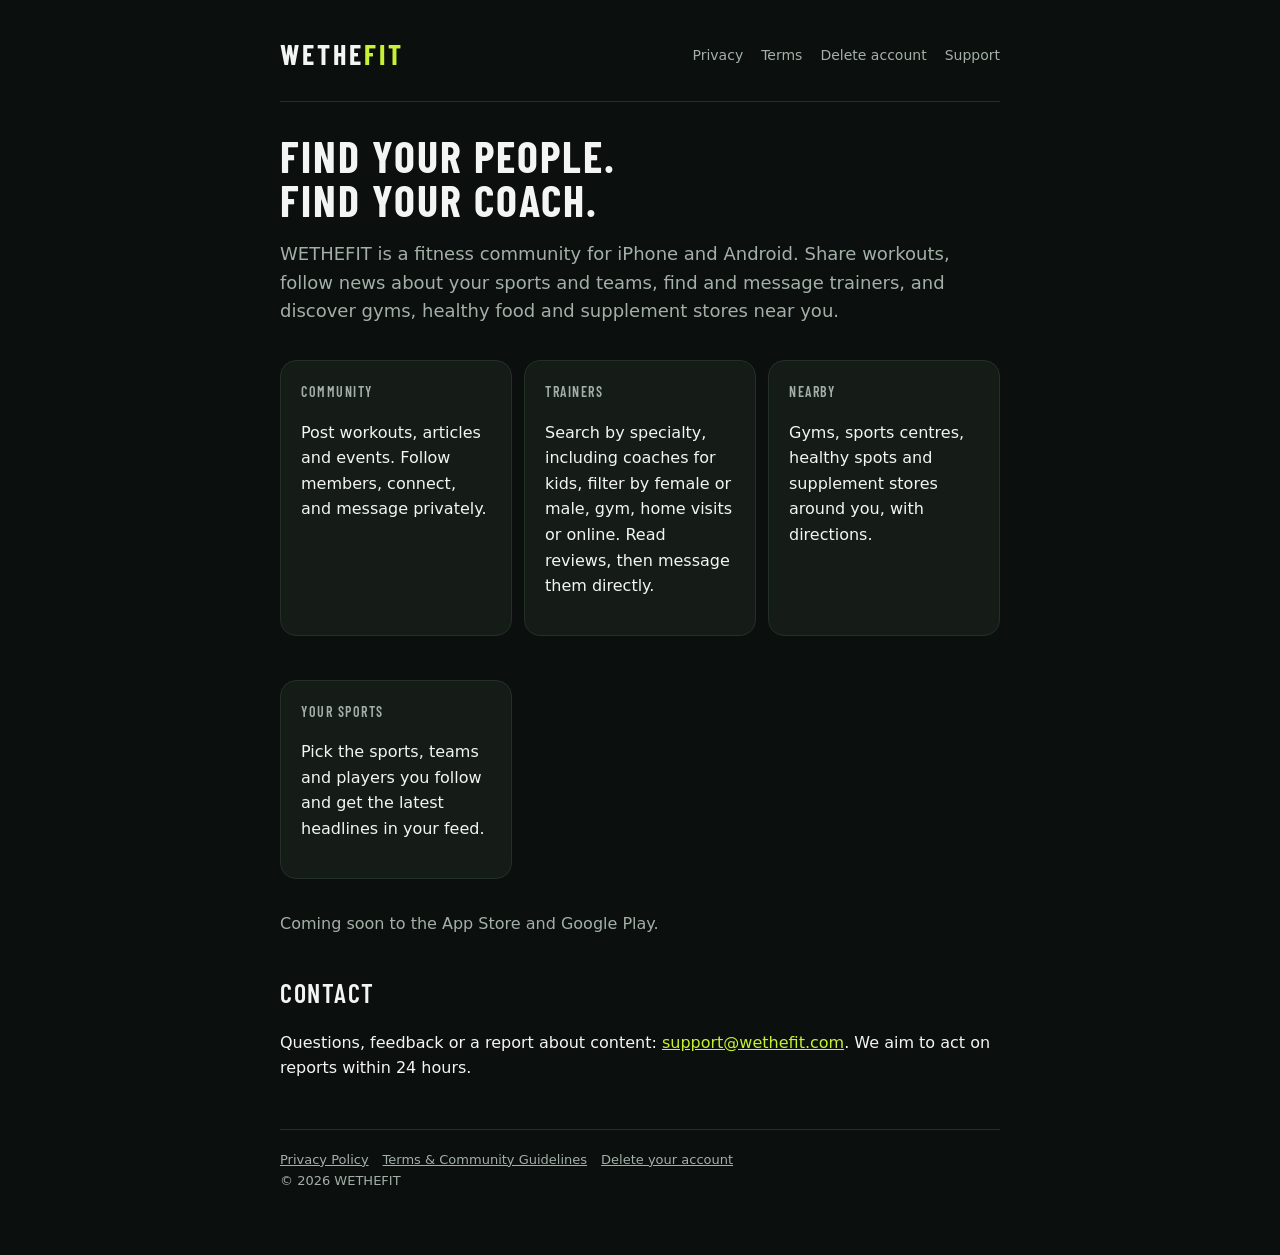
<file: index.html>
<!doctype html>
<html lang="en">
<head>
  <meta charset="utf-8">
  <meta name="viewport" content="width=device-width, initial-scale=1">
  <title>WETHEFIT</title>
  <meta name="description" content="WETHEFIT is a fitness networking app: share workouts, follow your sports, find and message certified trainers, and discover gyms and healthy spots near you.">
  <link rel="stylesheet" href="https://fonts.googleapis.com/css2?family=Barlow+Condensed:wght@600;700&display=swap">
  <link rel="stylesheet" href="style.css">
</head>
<body>
<div class="wrap">
  <header class="site">
    <a class="wordmark" href="/">WETHE<span>FIT</span></a>
    <nav><a href="/privacy">Privacy</a><a href="/terms">Terms</a><a href="/delete-account">Delete account</a><a href="mailto:support@wethefit.com">Support</a></nav>
  </header>

  <h1>Find your people.<br>Find your coach.</h1>
  <p class="lead">WETHEFIT is a fitness community for iPhone and Android. Share workouts, follow news about your sports and teams, find and message trainers, and discover gyms, healthy food and supplement stores near you.</p>

  <div class="grid">
    <div class="card"><div class="eyebrow">Community</div><p>Post workouts, articles and events. Follow members, connect, and message privately.</p></div>
    <div class="card"><div class="eyebrow">Trainers</div><p>Search by specialty, including coaches for kids, filter by female or male, gym, home visits or online. Read reviews, then message them directly.</p></div>
    <div class="card"><div class="eyebrow">Nearby</div><p>Gyms, sports centres, healthy spots and supplement stores around you, with directions.</p></div>
    <div class="card"><div class="eyebrow">Your sports</div><p>Pick the sports, teams and players you follow and get the latest headlines in your feed.</p></div>
  </div>

  <p class="muted">Coming soon to the App Store and Google Play.</p>

  <h2>Contact</h2>
  <p>Questions, feedback or a report about content: <a href="mailto:support@wethefit.com">support@wethefit.com</a>. We aim to act on reports within 24 hours.</p>

  <footer>
    <a href="/privacy">Privacy Policy</a><a href="/terms">Terms &amp; Community Guidelines</a><a href="/delete-account">Delete your account</a>
    <div>© 2026 WETHEFIT</div>
  </footer>
</div>
</body>
</html>
</file>
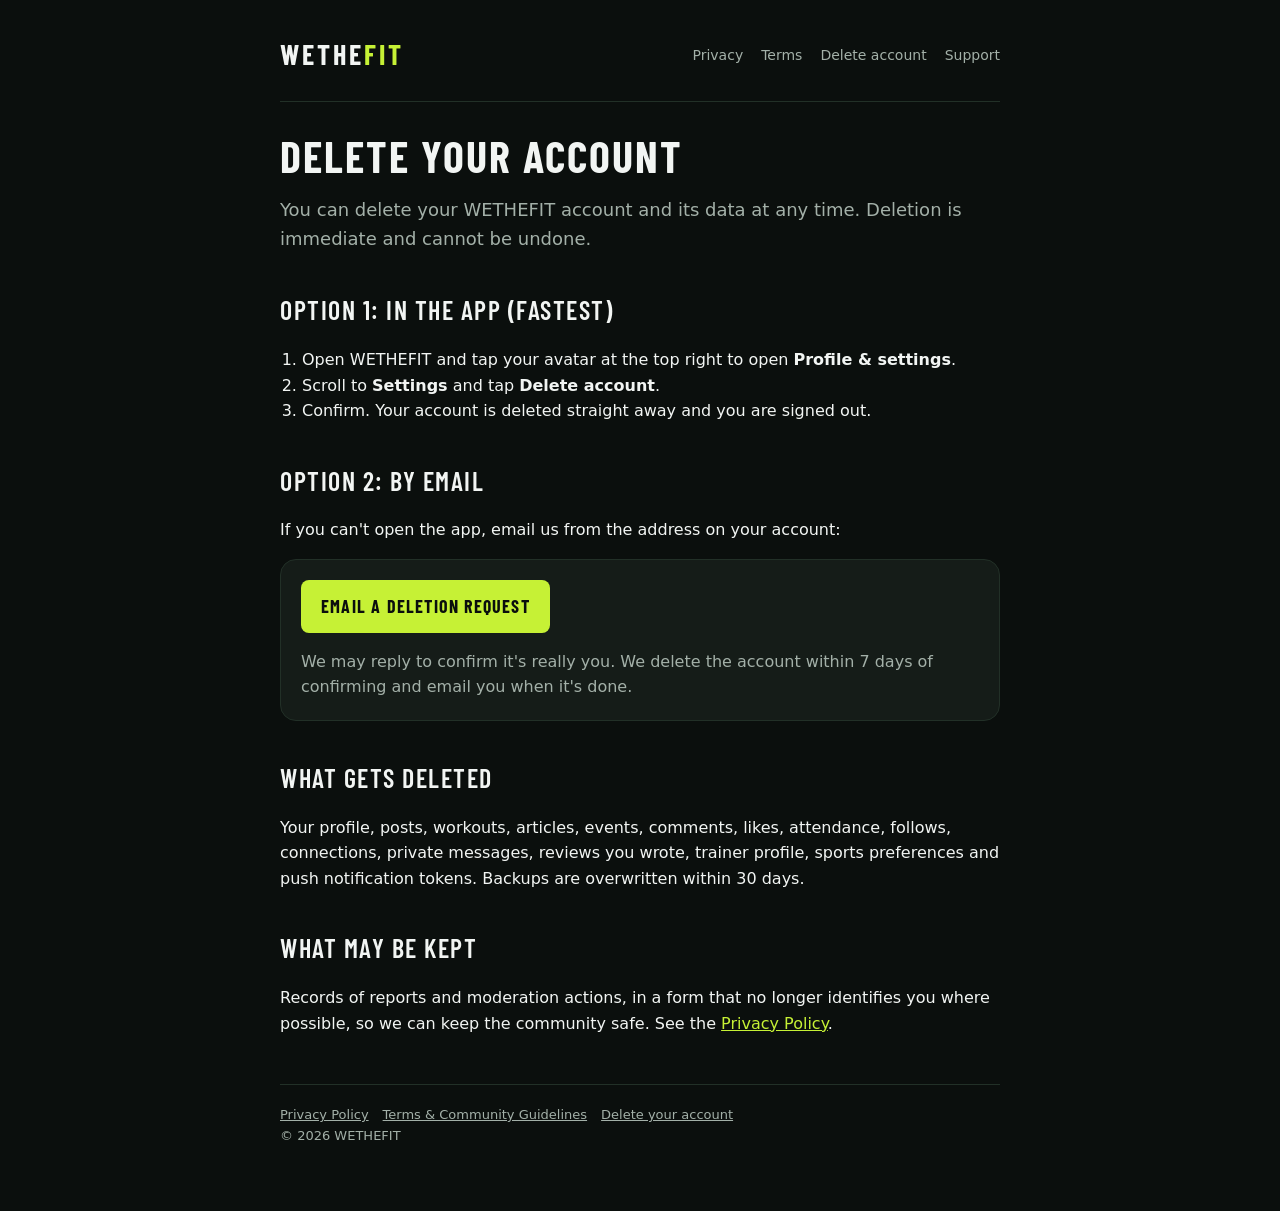
<file: delete-account.html>
<!doctype html>
<html lang="en">
<head>
  <meta charset="utf-8">
  <meta name="viewport" content="width=device-width, initial-scale=1">
  <title>Delete your account – WETHEFIT</title>
  <link rel="stylesheet" href="https://fonts.googleapis.com/css2?family=Barlow+Condensed:wght@600;700&display=swap">
  <link rel="stylesheet" href="style.css">
</head>
<body>
<div class="wrap">
  <header class="site">
    <a class="wordmark" href="/">WETHE<span>FIT</span></a>
    <nav><a href="/privacy">Privacy</a><a href="/terms">Terms</a><a href="/delete-account">Delete account</a><a href="mailto:support@wethefit.com">Support</a></nav>
  </header>

  <h1>Delete your account</h1>
  <p class="lead">You can delete your WETHEFIT account and its data at any time. Deletion is immediate and cannot be undone.</p>

  <h2>Option 1: in the app (fastest)</h2>
  <ol>
    <li>Open WETHEFIT and tap your avatar at the top right to open <strong>Profile &amp; settings</strong>.</li>
    <li>Scroll to <strong>Settings</strong> and tap <strong>Delete account</strong>.</li>
    <li>Confirm. Your account is deleted straight away and you are signed out.</li>
  </ol>

  <h2>Option 2: by email</h2>
  <p>If you can't open the app, email us from the address on your account:</p>
  <div class="card">
    <a class="btn" href="mailto:support@wethefit.com?subject=Delete%20my%20WETHEFIT%20account&body=Please%20delete%20my%20WETHEFIT%20account.%20The%20email%20on%20the%20account%20is%20this%20one.">Email a deletion request</a>
    <p class="muted" style="margin-bottom:0">We may reply to confirm it's really you. We delete the account within 7 days of confirming and email you when it's done.</p>
  </div>

  <h2>What gets deleted</h2>
  <p>Your profile, posts, workouts, articles, events, comments, likes, attendance, follows, connections, private messages, reviews you wrote, trainer profile, sports preferences and push notification tokens. Backups are overwritten within 30 days.</p>

  <h2>What may be kept</h2>
  <p>Records of reports and moderation actions, in a form that no longer identifies you where possible, so we can keep the community safe. See the <a href="/privacy">Privacy Policy</a>.</p>

  <footer>
    <a href="/privacy">Privacy Policy</a><a href="/terms">Terms &amp; Community Guidelines</a><a href="/delete-account">Delete your account</a>
    <div>© 2026 WETHEFIT</div>
  </footer>
</div>
</body>
</html>
</file>
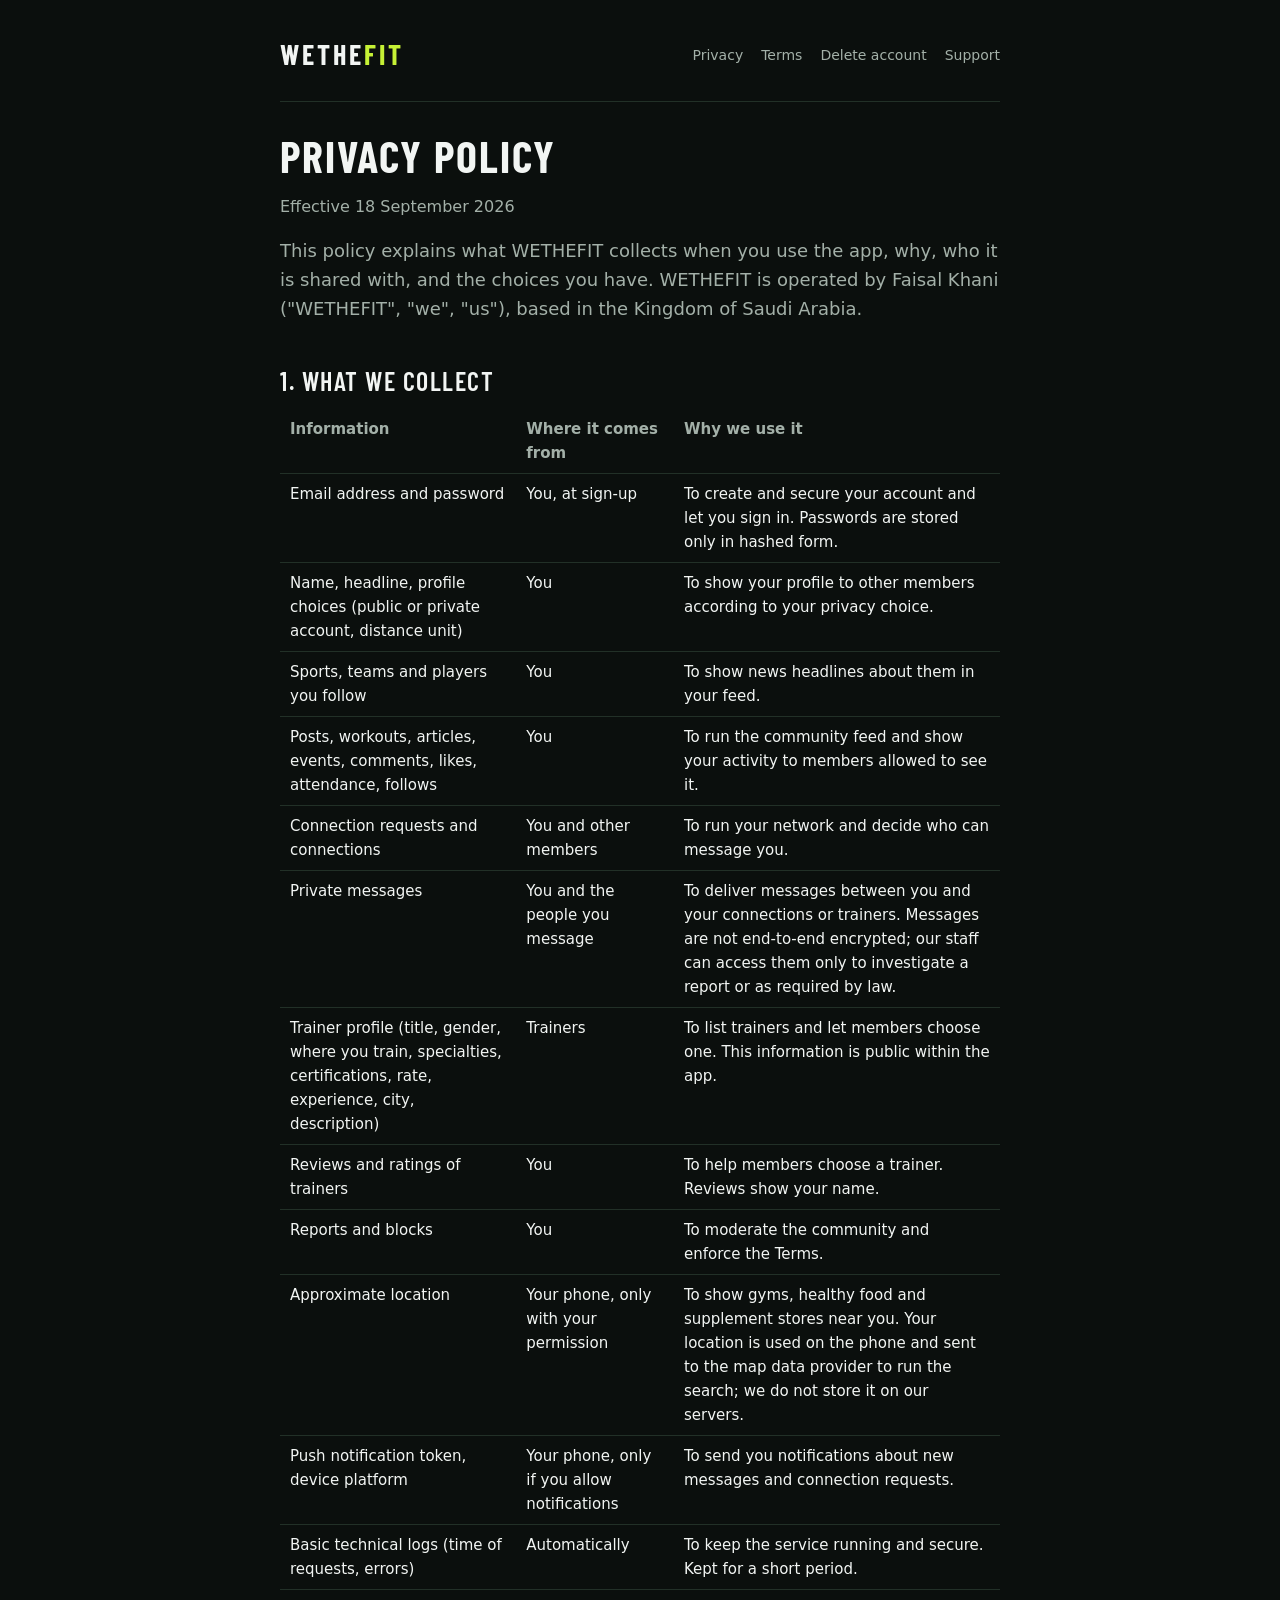
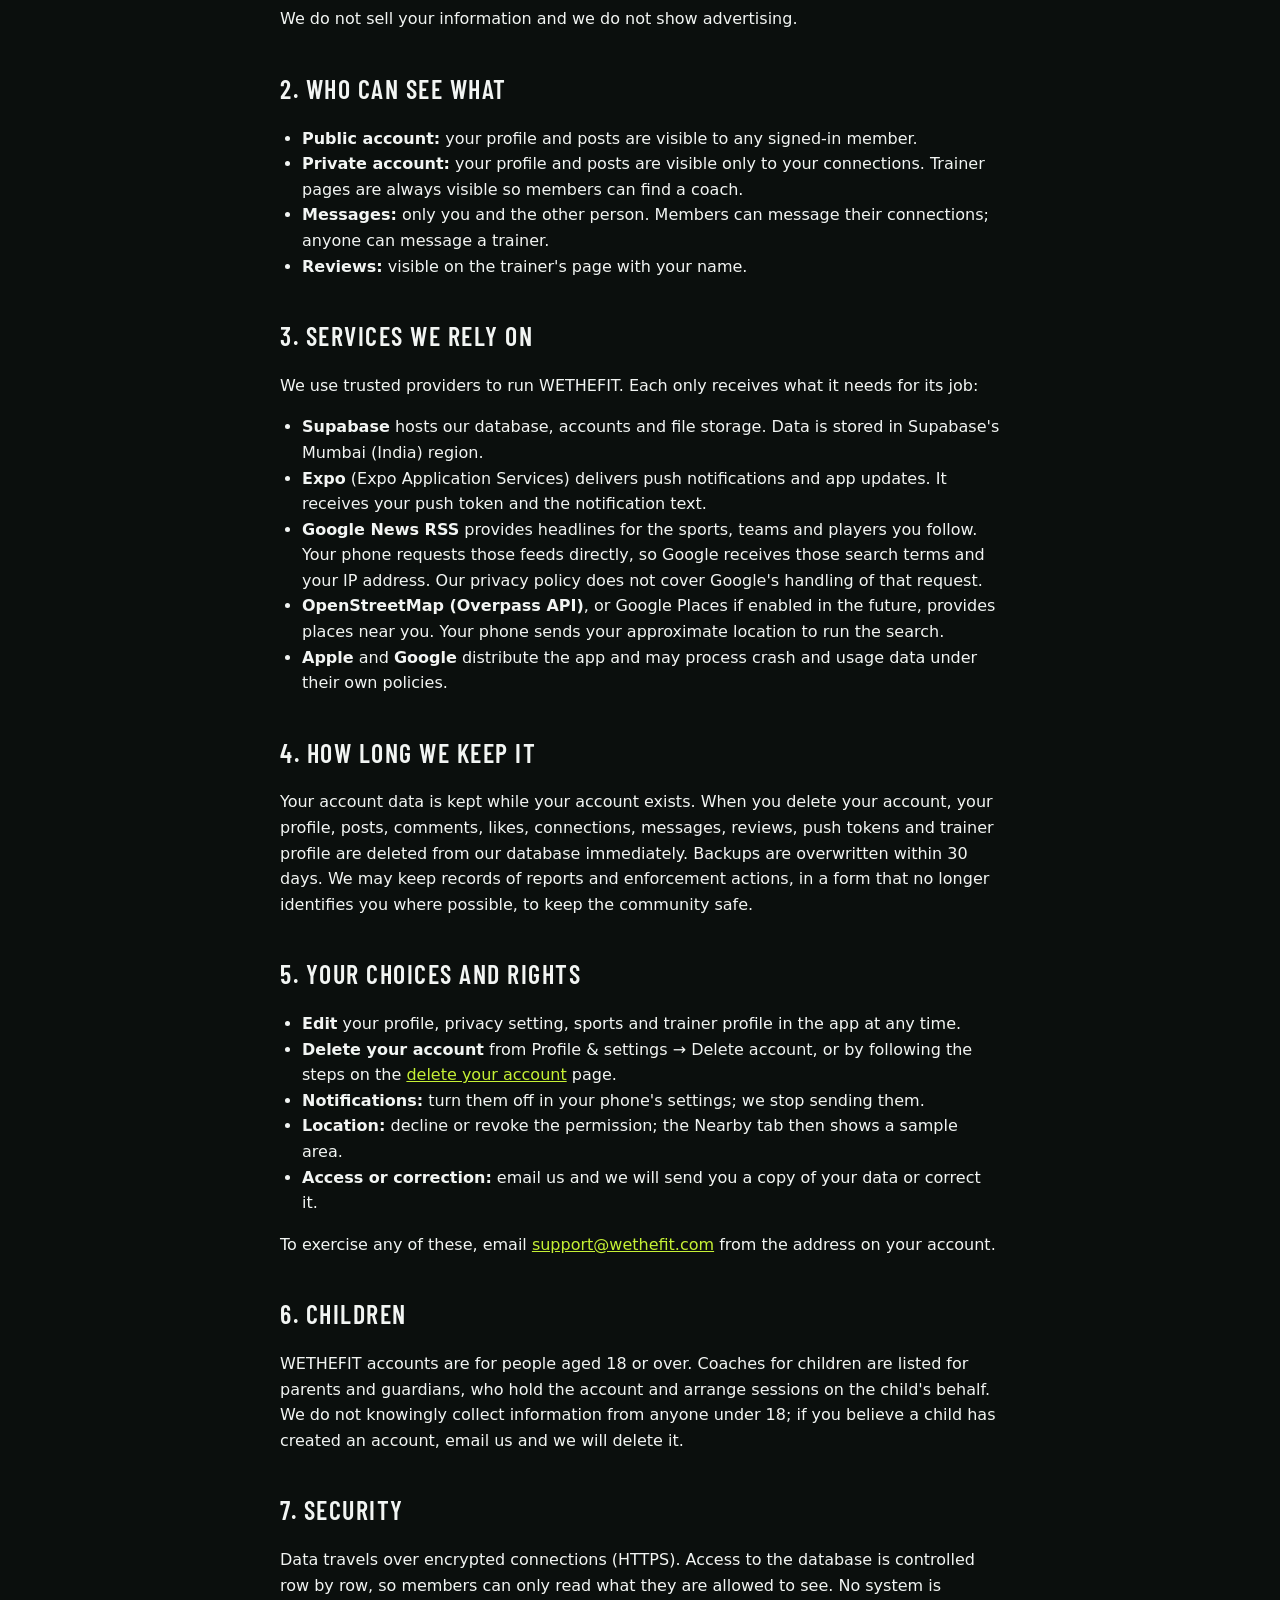
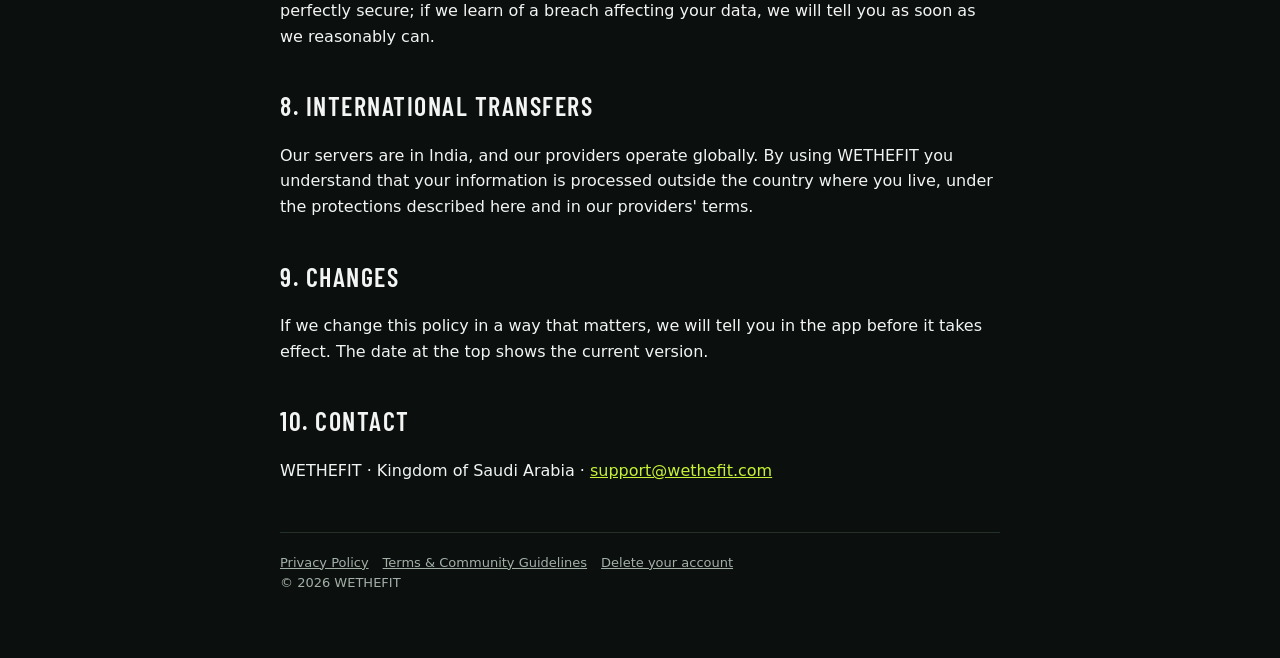
<file: privacy.html>
<!doctype html>
<html lang="en">
<head>
  <meta charset="utf-8">
  <meta name="viewport" content="width=device-width, initial-scale=1">
  <title>Privacy Policy – WETHEFIT</title>
  <link rel="stylesheet" href="https://fonts.googleapis.com/css2?family=Barlow+Condensed:wght@600;700&display=swap">
  <link rel="stylesheet" href="style.css">
</head>
<body>
<div class="wrap">
  <header class="site">
    <a class="wordmark" href="/">WETHE<span>FIT</span></a>
    <nav><a href="/privacy">Privacy</a><a href="/terms">Terms</a><a href="/delete-account">Delete account</a><a href="mailto:support@wethefit.com">Support</a></nav>
  </header>

  <h1>Privacy Policy</h1>
  <p class="muted">Effective 18 September 2026</p>
  <p class="lead">This policy explains what WETHEFIT collects when you use the app, why, who it is shared with, and the choices you have. WETHEFIT is operated by Faisal Khani ("WETHEFIT", "we", "us"), based in the Kingdom of Saudi Arabia.</p>

  <h2>1. What we collect</h2>
  <table>
    <tr><th>Information</th><th>Where it comes from</th><th>Why we use it</th></tr>
    <tr><td>Email address and password</td><td>You, at sign-up</td><td>To create and secure your account and let you sign in. Passwords are stored only in hashed form.</td></tr>
    <tr><td>Name, headline, profile choices (public or private account, distance unit)</td><td>You</td><td>To show your profile to other members according to your privacy choice.</td></tr>
    <tr><td>Sports, teams and players you follow</td><td>You</td><td>To show news headlines about them in your feed.</td></tr>
    <tr><td>Posts, workouts, articles, events, comments, likes, attendance, follows</td><td>You</td><td>To run the community feed and show your activity to members allowed to see it.</td></tr>
    <tr><td>Connection requests and connections</td><td>You and other members</td><td>To run your network and decide who can message you.</td></tr>
    <tr><td>Private messages</td><td>You and the people you message</td><td>To deliver messages between you and your connections or trainers. Messages are not end-to-end encrypted; our staff can access them only to investigate a report or as required by law.</td></tr>
    <tr><td>Trainer profile (title, gender, where you train, specialties, certifications, rate, experience, city, description)</td><td>Trainers</td><td>To list trainers and let members choose one. This information is public within the app.</td></tr>
    <tr><td>Reviews and ratings of trainers</td><td>You</td><td>To help members choose a trainer. Reviews show your name.</td></tr>
    <tr><td>Reports and blocks</td><td>You</td><td>To moderate the community and enforce the Terms.</td></tr>
    <tr><td>Approximate location</td><td>Your phone, only with your permission</td><td>To show gyms, healthy food and supplement stores near you. Your location is used on the phone and sent to the map data provider to run the search; we do not store it on our servers.</td></tr>
    <tr><td>Push notification token, device platform</td><td>Your phone, only if you allow notifications</td><td>To send you notifications about new messages and connection requests.</td></tr>
    <tr><td>Basic technical logs (time of requests, errors)</td><td>Automatically</td><td>To keep the service running and secure. Kept for a short period.</td></tr>
  </table>
  <p>We do not sell your information and we do not show advertising.</p>

  <h2>2. Who can see what</h2>
  <ul>
    <li><strong>Public account:</strong> your profile and posts are visible to any signed-in member.</li>
    <li><strong>Private account:</strong> your profile and posts are visible only to your connections. Trainer pages are always visible so members can find a coach.</li>
    <li><strong>Messages:</strong> only you and the other person. Members can message their connections; anyone can message a trainer.</li>
    <li><strong>Reviews:</strong> visible on the trainer's page with your name.</li>
  </ul>

  <h2>3. Services we rely on</h2>
  <p>We use trusted providers to run WETHEFIT. Each only receives what it needs for its job:</p>
  <ul>
    <li><strong>Supabase</strong> hosts our database, accounts and file storage. Data is stored in Supabase's Mumbai (India) region.</li>
    <li><strong>Expo</strong> (Expo Application Services) delivers push notifications and app updates. It receives your push token and the notification text.</li>
    <li><strong>Google News RSS</strong> provides headlines for the sports, teams and players you follow. Your phone requests those feeds directly, so Google receives those search terms and your IP address. Our privacy policy does not cover Google's handling of that request.</li>
    <li><strong>OpenStreetMap (Overpass API)</strong>, or Google Places if enabled in the future, provides places near you. Your phone sends your approximate location to run the search.</li>
    <li><strong>Apple</strong> and <strong>Google</strong> distribute the app and may process crash and usage data under their own policies.</li>
  </ul>

  <h2>4. How long we keep it</h2>
  <p>Your account data is kept while your account exists. When you delete your account, your profile, posts, comments, likes, connections, messages, reviews, push tokens and trainer profile are deleted from our database immediately. Backups are overwritten within 30 days. We may keep records of reports and enforcement actions, in a form that no longer identifies you where possible, to keep the community safe.</p>

  <h2>5. Your choices and rights</h2>
  <ul>
    <li><strong>Edit</strong> your profile, privacy setting, sports and trainer profile in the app at any time.</li>
    <li><strong>Delete your account</strong> from Profile &amp; settings → Delete account, or by following the steps on the <a href="/delete-account">delete your account</a> page.</li>
    <li><strong>Notifications:</strong> turn them off in your phone's settings; we stop sending them.</li>
    <li><strong>Location:</strong> decline or revoke the permission; the Nearby tab then shows a sample area.</li>
    <li><strong>Access or correction:</strong> email us and we will send you a copy of your data or correct it.</li>
  </ul>
  <p>To exercise any of these, email <a href="mailto:support@wethefit.com">support@wethefit.com</a> from the address on your account.</p>

  <h2>6. Children</h2>
  <p>WETHEFIT accounts are for people aged 18 or over. Coaches for children are listed for parents and guardians, who hold the account and arrange sessions on the child's behalf. We do not knowingly collect information from anyone under 18; if you believe a child has created an account, email us and we will delete it.</p>

  <h2>7. Security</h2>
  <p>Data travels over encrypted connections (HTTPS). Access to the database is controlled row by row, so members can only read what they are allowed to see. No system is perfectly secure; if we learn of a breach affecting your data, we will tell you as soon as we reasonably can.</p>

  <h2>8. International transfers</h2>
  <p>Our servers are in India, and our providers operate globally. By using WETHEFIT you understand that your information is processed outside the country where you live, under the protections described here and in our providers' terms.</p>

  <h2>9. Changes</h2>
  <p>If we change this policy in a way that matters, we will tell you in the app before it takes effect. The date at the top shows the current version.</p>

  <h2>10. Contact</h2>
  <p>WETHEFIT · Kingdom of Saudi Arabia · <a href="mailto:support@wethefit.com">support@wethefit.com</a></p>

  <footer>
    <a href="/privacy">Privacy Policy</a><a href="/terms">Terms &amp; Community Guidelines</a><a href="/delete-account">Delete your account</a>
    <div>© 2026 WETHEFIT</div>
  </footer>
</div>
</body>
</html>
</file>
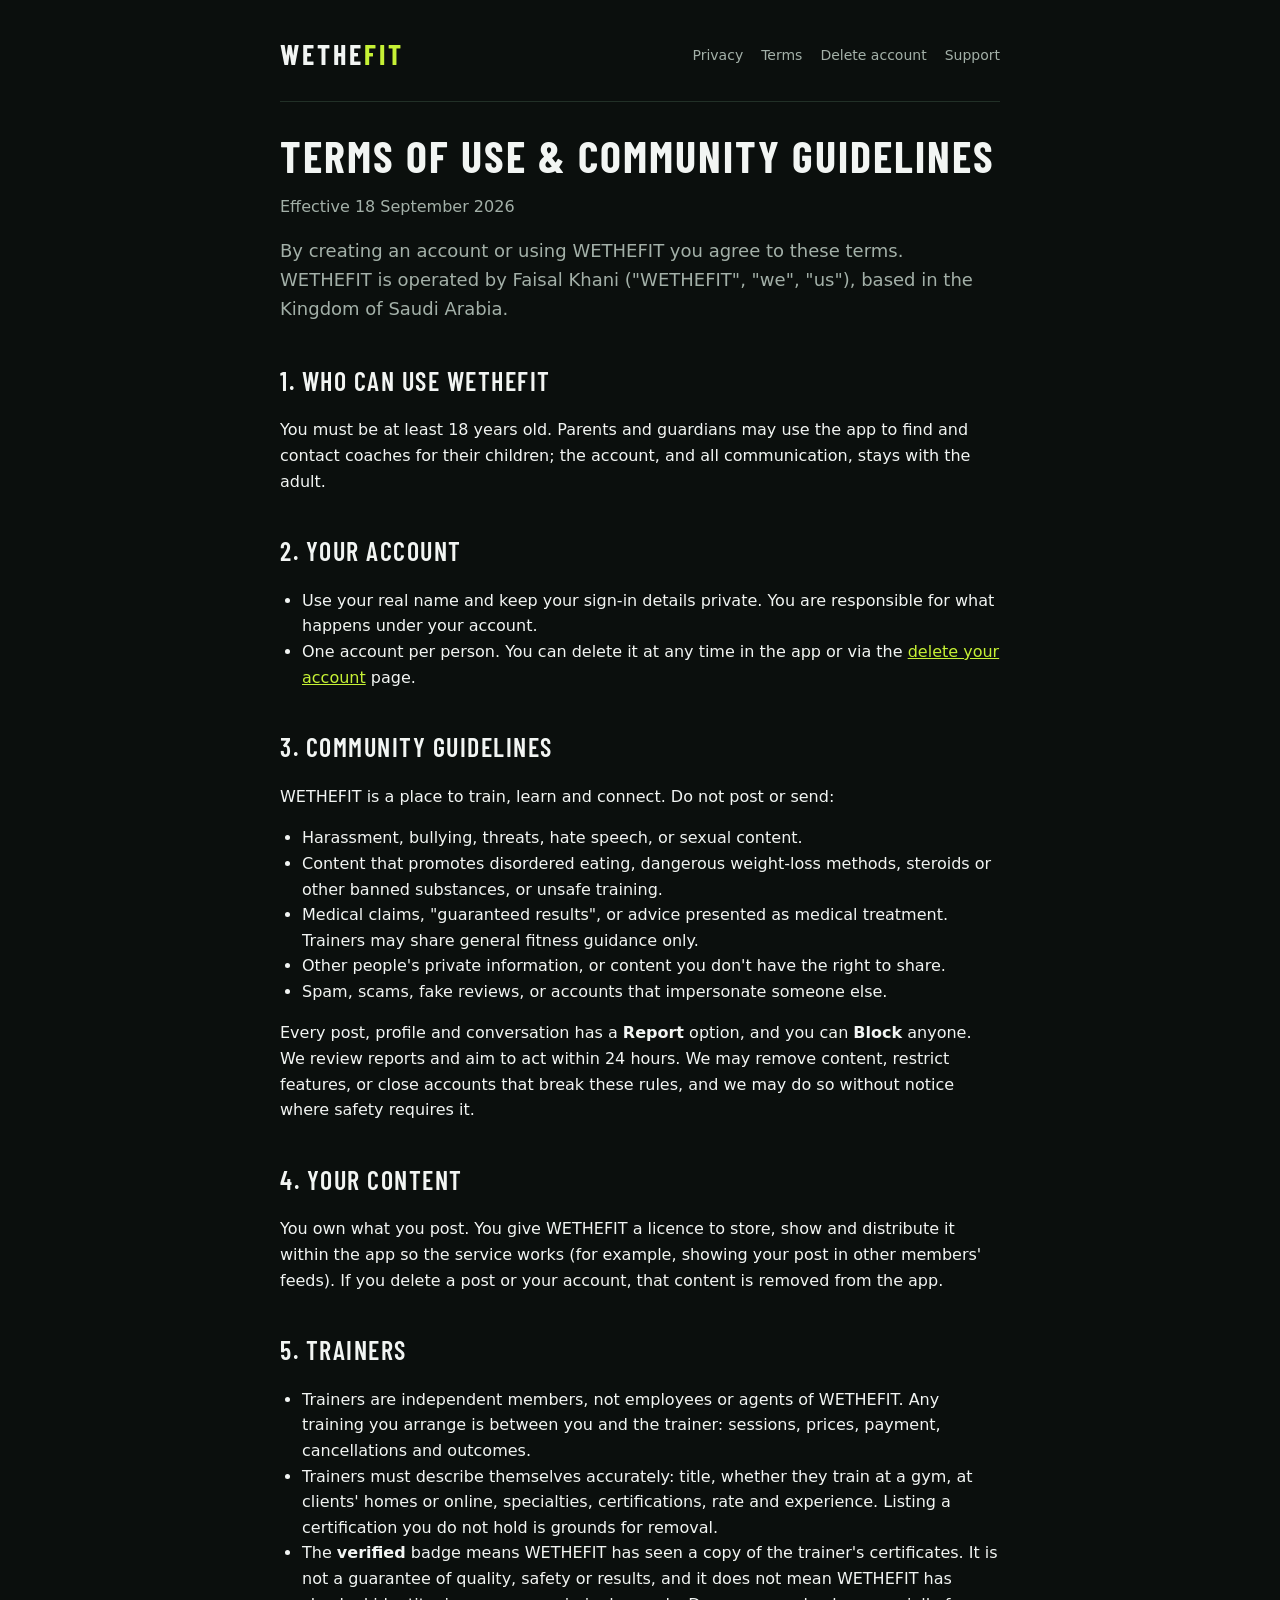
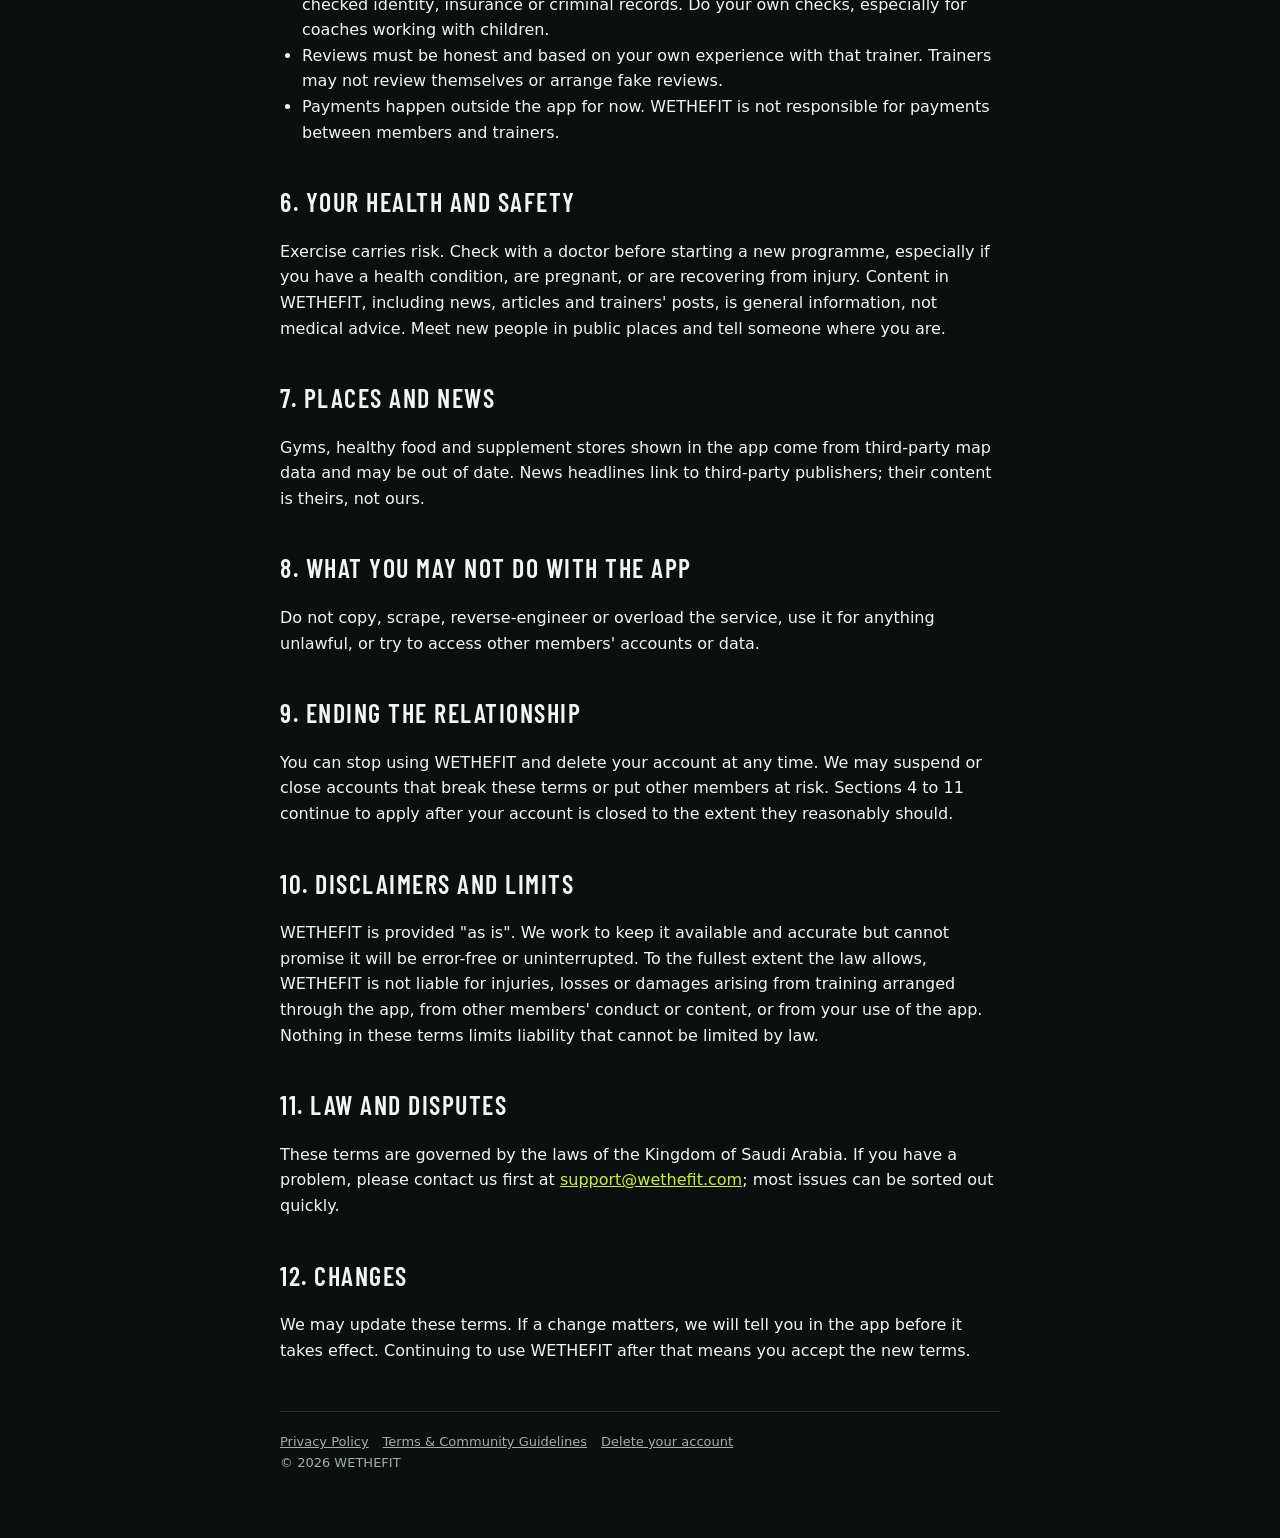
<file: terms.html>
<!doctype html>
<html lang="en">
<head>
  <meta charset="utf-8">
  <meta name="viewport" content="width=device-width, initial-scale=1">
  <title>Terms &amp; Community Guidelines – WETHEFIT</title>
  <link rel="stylesheet" href="https://fonts.googleapis.com/css2?family=Barlow+Condensed:wght@600;700&display=swap">
  <link rel="stylesheet" href="style.css">
</head>
<body>
<div class="wrap">
  <header class="site">
    <a class="wordmark" href="/">WETHE<span>FIT</span></a>
    <nav><a href="/privacy">Privacy</a><a href="/terms">Terms</a><a href="/delete-account">Delete account</a><a href="mailto:support@wethefit.com">Support</a></nav>
  </header>

  <h1>Terms of Use &amp; Community Guidelines</h1>
  <p class="muted">Effective 18 September 2026</p>
  <p class="lead">By creating an account or using WETHEFIT you agree to these terms. WETHEFIT is operated by Faisal Khani ("WETHEFIT", "we", "us"), based in the Kingdom of Saudi Arabia.</p>

  <h2>1. Who can use WETHEFIT</h2>
  <p>You must be at least 18 years old. Parents and guardians may use the app to find and contact coaches for their children; the account, and all communication, stays with the adult.</p>

  <h2>2. Your account</h2>
  <ul>
    <li>Use your real name and keep your sign-in details private. You are responsible for what happens under your account.</li>
    <li>One account per person. You can delete it at any time in the app or via the <a href="/delete-account">delete your account</a> page.</li>
  </ul>

  <h2>3. Community guidelines</h2>
  <p>WETHEFIT is a place to train, learn and connect. Do not post or send:</p>
  <ul>
    <li>Harassment, bullying, threats, hate speech, or sexual content.</li>
    <li>Content that promotes disordered eating, dangerous weight-loss methods, steroids or other banned substances, or unsafe training.</li>
    <li>Medical claims, "guaranteed results", or advice presented as medical treatment. Trainers may share general fitness guidance only.</li>
    <li>Other people's private information, or content you don't have the right to share.</li>
    <li>Spam, scams, fake reviews, or accounts that impersonate someone else.</li>
  </ul>
  <p>Every post, profile and conversation has a <strong>Report</strong> option, and you can <strong>Block</strong> anyone. We review reports and aim to act within 24 hours. We may remove content, restrict features, or close accounts that break these rules, and we may do so without notice where safety requires it.</p>

  <h2>4. Your content</h2>
  <p>You own what you post. You give WETHEFIT a licence to store, show and distribute it within the app so the service works (for example, showing your post in other members' feeds). If you delete a post or your account, that content is removed from the app.</p>

  <h2>5. Trainers</h2>
  <ul>
    <li>Trainers are independent members, not employees or agents of WETHEFIT. Any training you arrange is between you and the trainer: sessions, prices, payment, cancellations and outcomes.</li>
    <li>Trainers must describe themselves accurately: title, whether they train at a gym, at clients' homes or online, specialties, certifications, rate and experience. Listing a certification you do not hold is grounds for removal.</li>
    <li>The <strong>verified</strong> badge means WETHEFIT has seen a copy of the trainer's certificates. It is not a guarantee of quality, safety or results, and it does not mean WETHEFIT has checked identity, insurance or criminal records. Do your own checks, especially for coaches working with children.</li>
    <li>Reviews must be honest and based on your own experience with that trainer. Trainers may not review themselves or arrange fake reviews.</li>
    <li>Payments happen outside the app for now. WETHEFIT is not responsible for payments between members and trainers.</li>
  </ul>

  <h2>6. Your health and safety</h2>
  <p>Exercise carries risk. Check with a doctor before starting a new programme, especially if you have a health condition, are pregnant, or are recovering from injury. Content in WETHEFIT, including news, articles and trainers' posts, is general information, not medical advice. Meet new people in public places and tell someone where you are.</p>

  <h2>7. Places and news</h2>
  <p>Gyms, healthy food and supplement stores shown in the app come from third-party map data and may be out of date. News headlines link to third-party publishers; their content is theirs, not ours.</p>

  <h2>8. What you may not do with the app</h2>
  <p>Do not copy, scrape, reverse-engineer or overload the service, use it for anything unlawful, or try to access other members' accounts or data.</p>

  <h2>9. Ending the relationship</h2>
  <p>You can stop using WETHEFIT and delete your account at any time. We may suspend or close accounts that break these terms or put other members at risk. Sections 4 to 11 continue to apply after your account is closed to the extent they reasonably should.</p>

  <h2>10. Disclaimers and limits</h2>
  <p>WETHEFIT is provided "as is". We work to keep it available and accurate but cannot promise it will be error-free or uninterrupted. To the fullest extent the law allows, WETHEFIT is not liable for injuries, losses or damages arising from training arranged through the app, from other members' conduct or content, or from your use of the app. Nothing in these terms limits liability that cannot be limited by law.</p>

  <h2>11. Law and disputes</h2>
  <p>These terms are governed by the laws of the Kingdom of Saudi Arabia. If you have a problem, please contact us first at <a href="mailto:support@wethefit.com">support@wethefit.com</a>; most issues can be sorted out quickly.</p>

  <h2>12. Changes</h2>
  <p>We may update these terms. If a change matters, we will tell you in the app before it takes effect. Continuing to use WETHEFIT after that means you accept the new terms.</p>

  <footer>
    <a href="/privacy">Privacy Policy</a><a href="/terms">Terms &amp; Community Guidelines</a><a href="/delete-account">Delete your account</a>
    <div>© 2026 WETHEFIT</div>
  </footer>
</div>
</body>
</html>
</file>
<file: style.css>
:root {
  --ground: #0B0F0D;
  --surface: #151C18;
  --line: #223027;
  --ink: #F2F5F3;
  --muted: #A3B0A8;
  --accent: #C6F135;
  --accent-ink: #0B0F0D;
}
* { box-sizing: border-box; }
html { color-scheme: dark; }
body { margin: 0; background: var(--ground); color: var(--ink); font-family: system-ui, -apple-system, "Segoe UI", Roboto, sans-serif; line-height: 1.6; }
a { color: var(--accent); }
.wrap { max-width: 760px; margin: 0 auto; padding: 32px 20px 64px; }
header.site { display: flex; align-items: center; justify-content: space-between; gap: 16px; flex-wrap: wrap; padding-bottom: 24px; border-bottom: 1px solid var(--line); margin-bottom: 32px; }
.wordmark { font-family: "Barlow Condensed", "Arial Narrow", sans-serif; font-weight: 700; font-size: 28px; letter-spacing: 3px; text-transform: uppercase; color: var(--ink); text-decoration: none; }
.wordmark span { color: var(--accent); }
nav a { color: var(--muted); text-decoration: none; margin-left: 18px; font-size: 14px; }
nav a:hover { color: var(--ink); }
h1 { font-family: "Barlow Condensed", "Arial Narrow", sans-serif; font-weight: 700; font-size: 44px; letter-spacing: 2px; text-transform: uppercase; line-height: 1; margin: 0 0 8px; }
h2 { font-family: "Barlow Condensed", "Arial Narrow", sans-serif; font-weight: 600; font-size: 26px; letter-spacing: 1.5px; text-transform: uppercase; margin: 36px 0 8px; color: var(--ink); }
h3 { font-size: 17px; margin: 24px 0 6px; }
p, li { color: var(--ink); }
.muted { color: var(--muted); }
.lead { font-size: 18px; color: var(--muted); }
.eyebrow { font-family: "Barlow Condensed", "Arial Narrow", sans-serif; font-weight: 600; font-size: 14px; letter-spacing: 1.5px; text-transform: uppercase; color: var(--muted); }
.card { background: var(--surface); border: 1px solid var(--line); border-radius: 16px; padding: 20px; margin: 16px 0; }
.btn { display: inline-block; background: var(--accent); color: var(--accent-ink); font-family: "Barlow Condensed", "Arial Narrow", sans-serif; font-weight: 700; font-size: 18px; letter-spacing: 1.2px; text-transform: uppercase; text-decoration: none; padding: 12px 20px; border-radius: 8px; }
.grid { display: grid; grid-template-columns: repeat(auto-fit, minmax(200px, 1fr)); gap: 12px; }
footer { margin-top: 48px; padding-top: 20px; border-top: 1px solid var(--line); color: var(--muted); font-size: 13px; }
footer a { color: var(--muted); margin-right: 14px; }
ol, ul { padding-left: 22px; }
table { border-collapse: collapse; width: 100%; font-size: 15px; }
th, td { text-align: left; padding: 8px 10px; border-bottom: 1px solid var(--line); vertical-align: top; }
th { color: var(--muted); font-weight: 600; }
</file>
